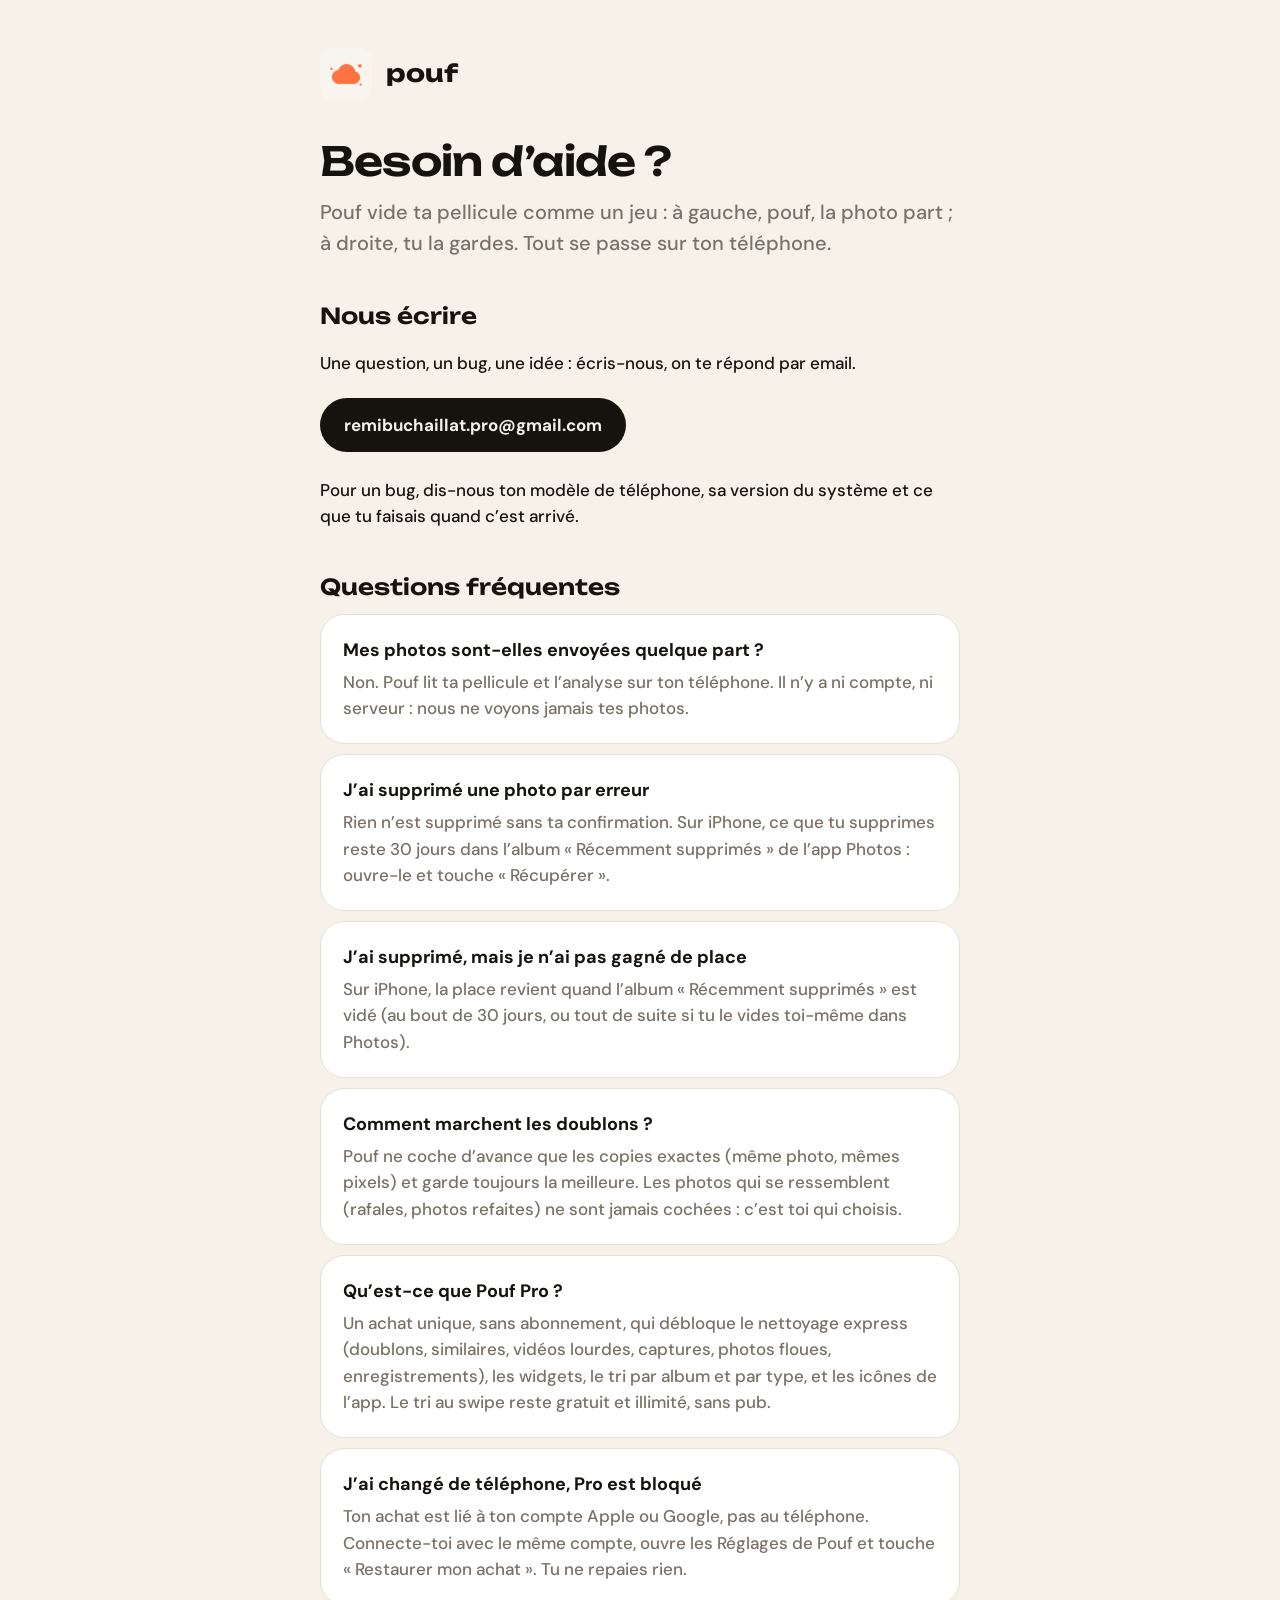
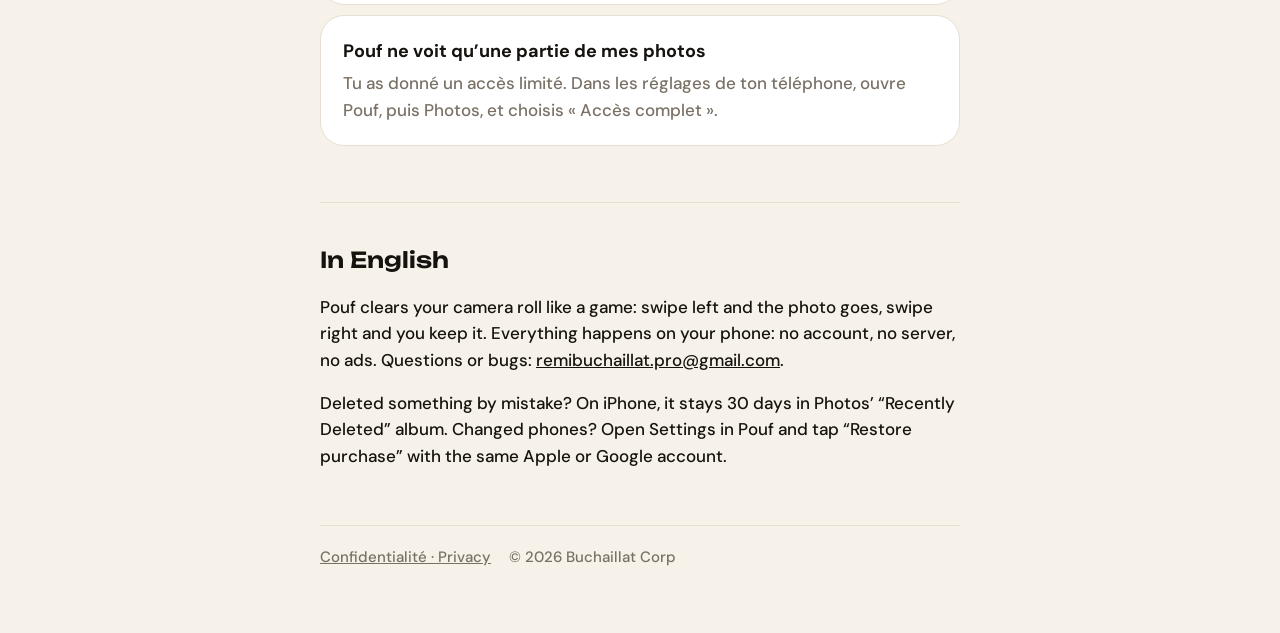
<file: index.html>
<!doctype html>
<html lang="fr">
<head>
  <meta charset="utf-8">
  <meta name="viewport" content="width=device-width, initial-scale=1">
  <title>Pouf · Support</title>
  <meta name="description" content="Aide et contact pour Pouf, l’app qui vide ta pellicule en swipant.">
  <link rel="icon" href="icon.png">
  <link rel="stylesheet" href="style.css">
</head>
<body>
<main>
  <header>
    <img src="icon.png" alt="">
    <a href="./">pouf</a>
  </header>

  <h1>Besoin d’aide ?</h1>
  <p class="lead">Pouf vide ta pellicule comme un jeu : à gauche, pouf, la photo part ; à droite, tu la gardes. Tout se passe sur ton téléphone.</p>

  <h2>Nous écrire</h2>
  <p>Une question, un bug, une idée : écris-nous, on te répond par email.</p>
  <a class="contact" href="mailto:remibuchaillat.pro@gmail.com?subject=Pouf">remibuchaillat.pro@gmail.com</a>
  <p>Pour un bug, dis-nous ton modèle de téléphone, sa version du système et ce que tu faisais quand c’est arrivé.</p>

  <h2>Questions fréquentes</h2>

  <div class="card">
    <h3>Mes photos sont-elles envoyées quelque part ?</h3>
    <p>Non. Pouf lit ta pellicule et l’analyse sur ton téléphone. Il n’y a ni compte, ni serveur : nous ne voyons jamais tes photos.</p>
  </div>

  <div class="card">
    <h3>J’ai supprimé une photo par erreur</h3>
    <p>Rien n’est supprimé sans ta confirmation. Sur iPhone, ce que tu supprimes reste 30 jours dans l’album « Récemment supprimés » de l’app Photos : ouvre-le et touche « Récupérer ».</p>
  </div>

  <div class="card">
    <h3>J’ai supprimé, mais je n’ai pas gagné de place</h3>
    <p>Sur iPhone, la place revient quand l’album « Récemment supprimés » est vidé (au bout de 30 jours, ou tout de suite si tu le vides toi-même dans Photos).</p>
  </div>

  <div class="card">
    <h3>Comment marchent les doublons ?</h3>
    <p>Pouf ne coche d’avance que les copies exactes (même photo, mêmes pixels) et garde toujours la meilleure. Les photos qui se ressemblent (rafales, photos refaites) ne sont jamais cochées : c’est toi qui choisis.</p>
  </div>

  <div class="card">
    <h3>Qu’est-ce que Pouf Pro ?</h3>
    <p>Un achat unique, sans abonnement, qui débloque le nettoyage express (doublons, similaires, vidéos lourdes, captures, photos floues, enregistrements), les widgets, le tri par album et par type, et les icônes de l’app. Le tri au swipe reste gratuit et illimité, sans pub.</p>
  </div>

  <div class="card">
    <h3>J’ai changé de téléphone, Pro est bloqué</h3>
    <p>Ton achat est lié à ton compte Apple ou Google, pas au téléphone. Connecte-toi avec le même compte, ouvre les Réglages de Pouf et touche « Restaurer mon achat ». Tu ne repaies rien.</p>
  </div>

  <div class="card">
    <h3>Pouf ne voit qu’une partie de mes photos</h3>
    <p>Tu as donné un accès limité. Dans les réglages de ton téléphone, ouvre Pouf, puis Photos, et choisis « Accès complet ».</p>
  </div>

  <hr>
  <h2>In English</h2>
  <p>Pouf clears your camera roll like a game: swipe left and the photo goes, swipe right and you keep it. Everything happens on your phone: no account, no server, no ads. Questions or bugs: <a href="mailto:remibuchaillat.pro@gmail.com?subject=Pouf">remibuchaillat.pro@gmail.com</a>.</p>
  <p>Deleted something by mistake? On iPhone, it stays 30 days in Photos’ “Recently Deleted” album. Changed phones? Open Settings in Pouf and tap “Restore purchase” with the same Apple or Google account.</p>

  <footer>
    <a href="confidentialite.html">Confidentialité · Privacy</a>
    <span>© 2026 Buchaillat Corp</span>
  </footer>
</main>
</body>
</html>
</file>
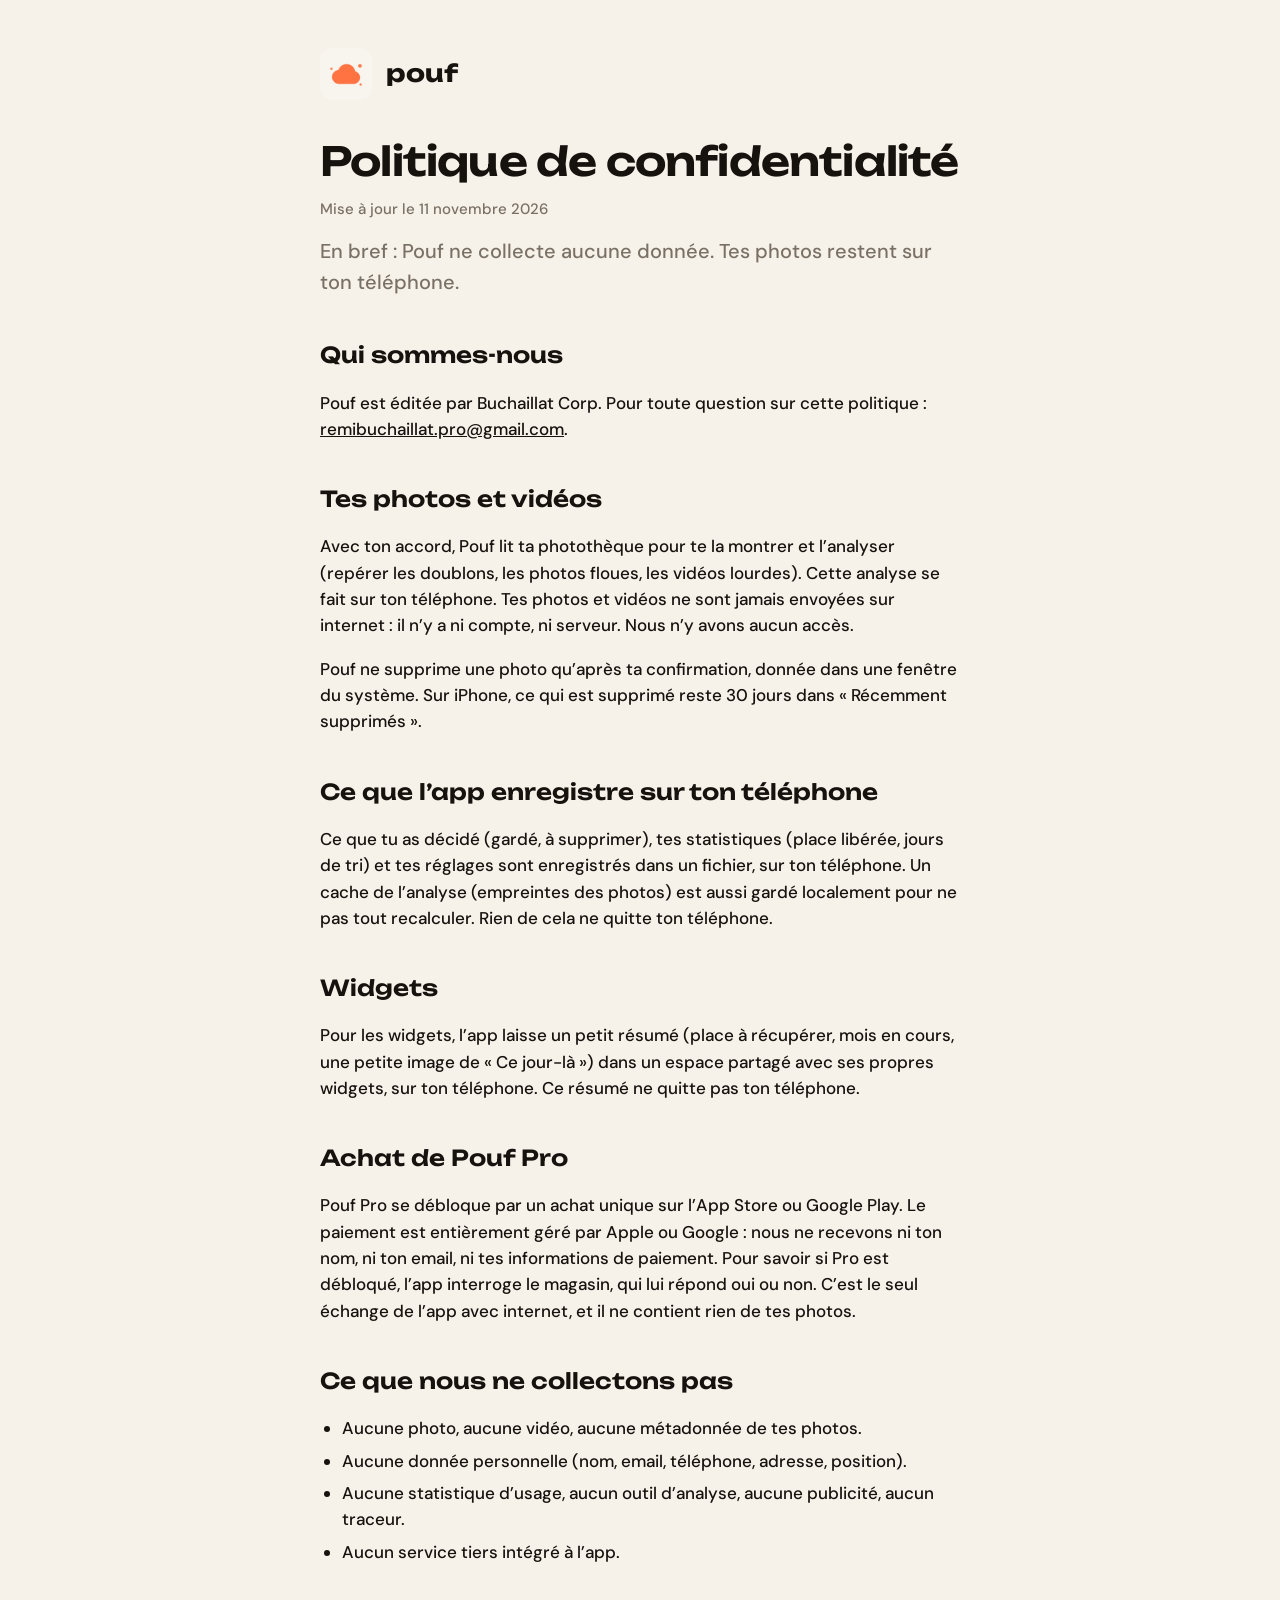
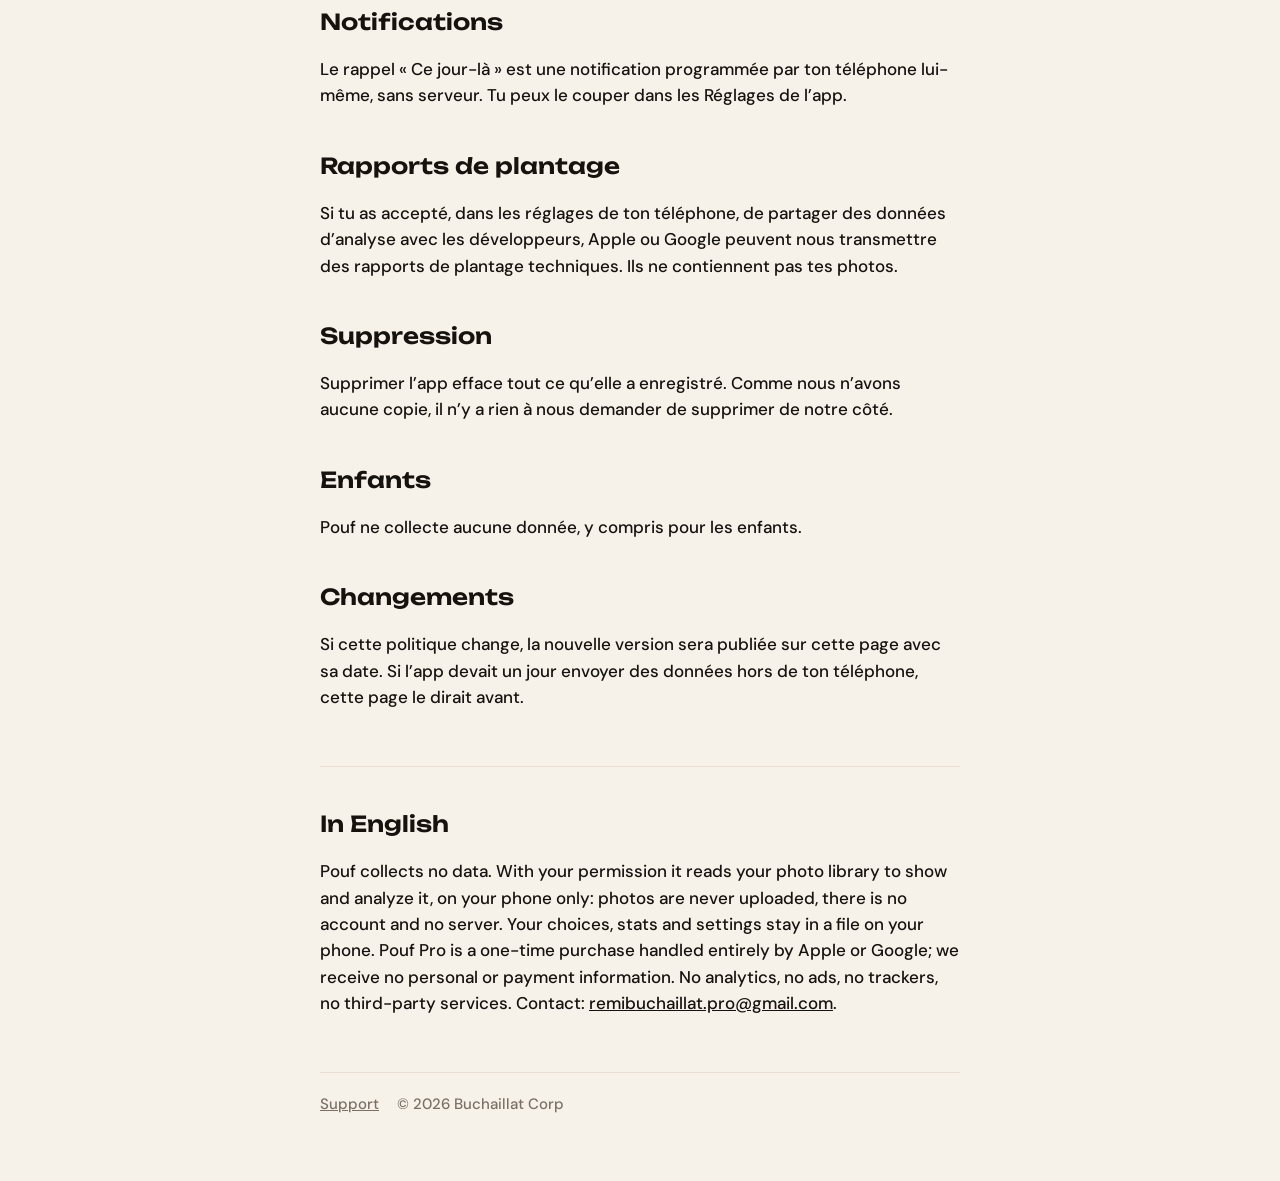
<file: confidentialite.html>
<!doctype html>
<html lang="fr">
<head>
  <meta charset="utf-8">
  <meta name="viewport" content="width=device-width, initial-scale=1">
  <title>Pouf · Confidentialité</title>
  <meta name="description" content="Politique de confidentialité de Pouf : aucune donnée collectée, tes photos restent sur ton téléphone.">
  <link rel="icon" href="icon.png">
  <link rel="stylesheet" href="style.css">
</head>
<body>
<main>
  <header>
    <img src="icon.png" alt="">
    <a href="./">pouf</a>
  </header>

  <h1>Politique de confidentialité</h1>
  <p class="date">Mise à jour le 11 novembre 2026</p>
  <p class="lead">En bref : Pouf ne collecte aucune donnée. Tes photos restent sur ton téléphone.</p>

  <h2>Qui sommes-nous</h2>
  <p>Pouf est éditée par Buchaillat Corp. Pour toute question sur cette politique : <a href="mailto:remibuchaillat.pro@gmail.com">remibuchaillat.pro@gmail.com</a>.</p>

  <h2>Tes photos et vidéos</h2>
  <p>Avec ton accord, Pouf lit ta photothèque pour te la montrer et l’analyser (repérer les doublons, les photos floues, les vidéos lourdes). Cette analyse se fait sur ton téléphone. Tes photos et vidéos ne sont jamais envoyées sur internet : il n’y a ni compte, ni serveur. Nous n’y avons aucun accès.</p>
  <p>Pouf ne supprime une photo qu’après ta confirmation, donnée dans une fenêtre du système. Sur iPhone, ce qui est supprimé reste 30 jours dans « Récemment supprimés ».</p>

  <h2>Ce que l’app enregistre sur ton téléphone</h2>
  <p>Ce que tu as décidé (gardé, à supprimer), tes statistiques (place libérée, jours de tri) et tes réglages sont enregistrés dans un fichier, sur ton téléphone. Un cache de l’analyse (empreintes des photos) est aussi gardé localement pour ne pas tout recalculer. Rien de cela ne quitte ton téléphone.</p>

  <h2>Widgets</h2>
  <p>Pour les widgets, l’app laisse un petit résumé (place à récupérer, mois en cours, une petite image de « Ce jour-là ») dans un espace partagé avec ses propres widgets, sur ton téléphone. Ce résumé ne quitte pas ton téléphone.</p>

  <h2>Achat de Pouf Pro</h2>
  <p>Pouf Pro se débloque par un achat unique sur l’App Store ou Google Play. Le paiement est entièrement géré par Apple ou Google : nous ne recevons ni ton nom, ni ton email, ni tes informations de paiement. Pour savoir si Pro est débloqué, l’app interroge le magasin, qui lui répond oui ou non. C’est le seul échange de l’app avec internet, et il ne contient rien de tes photos.</p>

  <h2>Ce que nous ne collectons pas</h2>
  <ul>
    <li>Aucune photo, aucune vidéo, aucune métadonnée de tes photos.</li>
    <li>Aucune donnée personnelle (nom, email, téléphone, adresse, position).</li>
    <li>Aucune statistique d’usage, aucun outil d’analyse, aucune publicité, aucun traceur.</li>
    <li>Aucun service tiers intégré à l’app.</li>
  </ul>

  <h2>Notifications</h2>
  <p>Le rappel « Ce jour-là » est une notification programmée par ton téléphone lui-même, sans serveur. Tu peux le couper dans les Réglages de l’app.</p>

  <h2>Rapports de plantage</h2>
  <p>Si tu as accepté, dans les réglages de ton téléphone, de partager des données d’analyse avec les développeurs, Apple ou Google peuvent nous transmettre des rapports de plantage techniques. Ils ne contiennent pas tes photos.</p>

  <h2>Suppression</h2>
  <p>Supprimer l’app efface tout ce qu’elle a enregistré. Comme nous n’avons aucune copie, il n’y a rien à nous demander de supprimer de notre côté.</p>

  <h2>Enfants</h2>
  <p>Pouf ne collecte aucune donnée, y compris pour les enfants.</p>

  <h2>Changements</h2>
  <p>Si cette politique change, la nouvelle version sera publiée sur cette page avec sa date. Si l’app devait un jour envoyer des données hors de ton téléphone, cette page le dirait avant.</p>

  <hr>
  <h2>In English</h2>
  <p>Pouf collects no data. With your permission it reads your photo library to show and analyze it, on your phone only: photos are never uploaded, there is no account and no server. Your choices, stats and settings stay in a file on your phone. Pouf Pro is a one-time purchase handled entirely by Apple or Google; we receive no personal or payment information. No analytics, no ads, no trackers, no third-party services. Contact: <a href="mailto:remibuchaillat.pro@gmail.com">remibuchaillat.pro@gmail.com</a>.</p>

  <footer>
    <a href="./">Support</a>
    <span>© 2026 Buchaillat Corp</span>
  </footer>
</main>
</body>
</html>
</file>
<file: style.css>
@font-face { font-family: "Unbounded"; src: url("fonts/Unbounded.ttf"); font-weight: 200 900; font-display: swap; }
@font-face { font-family: "DM Sans"; src: url("fonts/DMSans-Medium.ttf"); font-weight: 500; font-display: swap; }
@font-face { font-family: "DM Sans"; src: url("fonts/DMSans-Bold.ttf"); font-weight: 700; font-display: swap; }

:root {
  --paper: #F6F1E9;
  --ink: #16130F;
  --mute: #7A7166;
  --card: #FFFFFF;
  --line: #E7DFD2;
  --pouf: #FF5A36;
}

* { box-sizing: border-box; }

body {
  margin: 0;
  background: var(--paper);
  color: var(--ink);
  font-family: "DM Sans", -apple-system, system-ui, sans-serif;
  font-weight: 500;
  font-size: 17px;
  line-height: 1.55;
}

main { max-width: 680px; margin: 0 auto; padding: 48px 20px 64px; }

header { display: flex; align-items: center; gap: 14px; margin-bottom: 40px; }
header img { width: 52px; height: 52px; border-radius: 12px; }
header a { color: inherit; text-decoration: none; font-family: "Unbounded", sans-serif; font-weight: 700; font-size: 24px; }

h1 { font-family: "Unbounded", sans-serif; font-weight: 600; font-size: 40px; line-height: 1.08; letter-spacing: -0.02em; margin: 0 0 14px; }
h2 { font-family: "Unbounded", sans-serif; font-weight: 600; font-size: 22px; margin: 40px 0 10px; }
h3 { font-weight: 700; font-size: 18px; margin: 0 0 4px; }

.lead { font-size: 20px; color: var(--mute); margin: 0 0 32px; }
.date { color: var(--mute); font-size: 15px; }

.card { background: var(--card); border: 1px solid var(--line); border-radius: 24px; padding: 22px; margin: 10px 0; }
.card p { margin: 0; color: var(--mute); }

.contact { display: inline-block; background: var(--ink); color: var(--paper); border-radius: 999px; padding: 14px 24px; font-weight: 700; text-decoration: none; margin: 4px 0 8px; }

a { color: var(--ink); }
ul { padding-left: 22px; }
li { margin: 6px 0; }
hr { border: 0; border-top: 1px solid var(--line); margin: 56px 0 0; }

footer { margin-top: 56px; padding-top: 20px; border-top: 1px solid var(--line); color: var(--mute); font-size: 15px; display: flex; gap: 18px; flex-wrap: wrap; }
footer a { color: var(--mute); }

@media (max-width: 480px) {
  main { padding-top: 32px; }
  h1 { font-size: 32px; }
}
</file>
